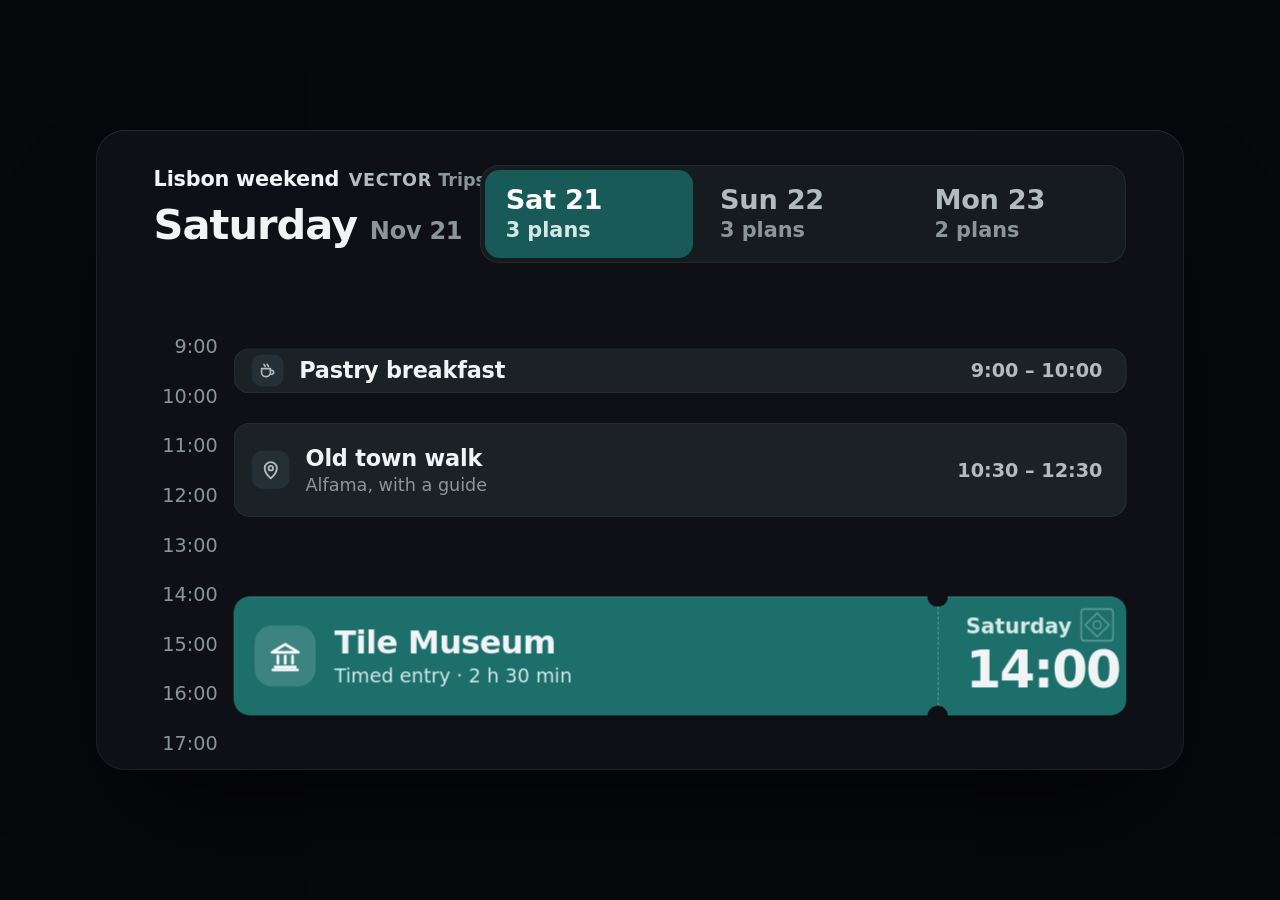
<file: index.html>
<!doctype html>
<html lang="en">
<head>
  <meta charset="utf-8">
  <meta name="viewport" content="width=device-width,initial-scale=1">
  <title>Trip Plan — veraetogrex_portfolio</title>
  <link rel="stylesheet" href="style.css">
</head>
<body>
  <!-- Trip Plan · zero dependencies · github.com/veraetogrex-portfolio -->
  <section class="tp" id="trip" aria-label="Trip plan by day">
    <p class="tp-trip"><b>Lisbon weekend</b><span><i>VECTOR</i> Trips</span></p>

    <!-- the days: switch the view, or drop a plan on one to move it there -->
    <div class="tp-days" role="radiogroup" aria-label="Day"></div>

    <div class="tp-titles" aria-hidden="true"></div>
    <div class="tp-done" role="status"><svg viewBox="0 0 24 24" aria-hidden="true"><path d="M5 12.5l4.5 4.5L19 7.5"/></svg><span class="tp-done-t">Moved</span><button class="tp-undo" tabindex="-1">Undo</button></div>

    <div class="tp-hours" aria-hidden="true"></div>
    <!-- every day's plans, side by side; only the open day shows through -->
    <div class="tp-lane" role="list" aria-label="Plans"></div>
    <!-- a plan that is being carried lives here, above the lane -->
    <div class="tp-air"></div>
  </section>

  <script src="script.js"></script>
</body>
</html>
</file>
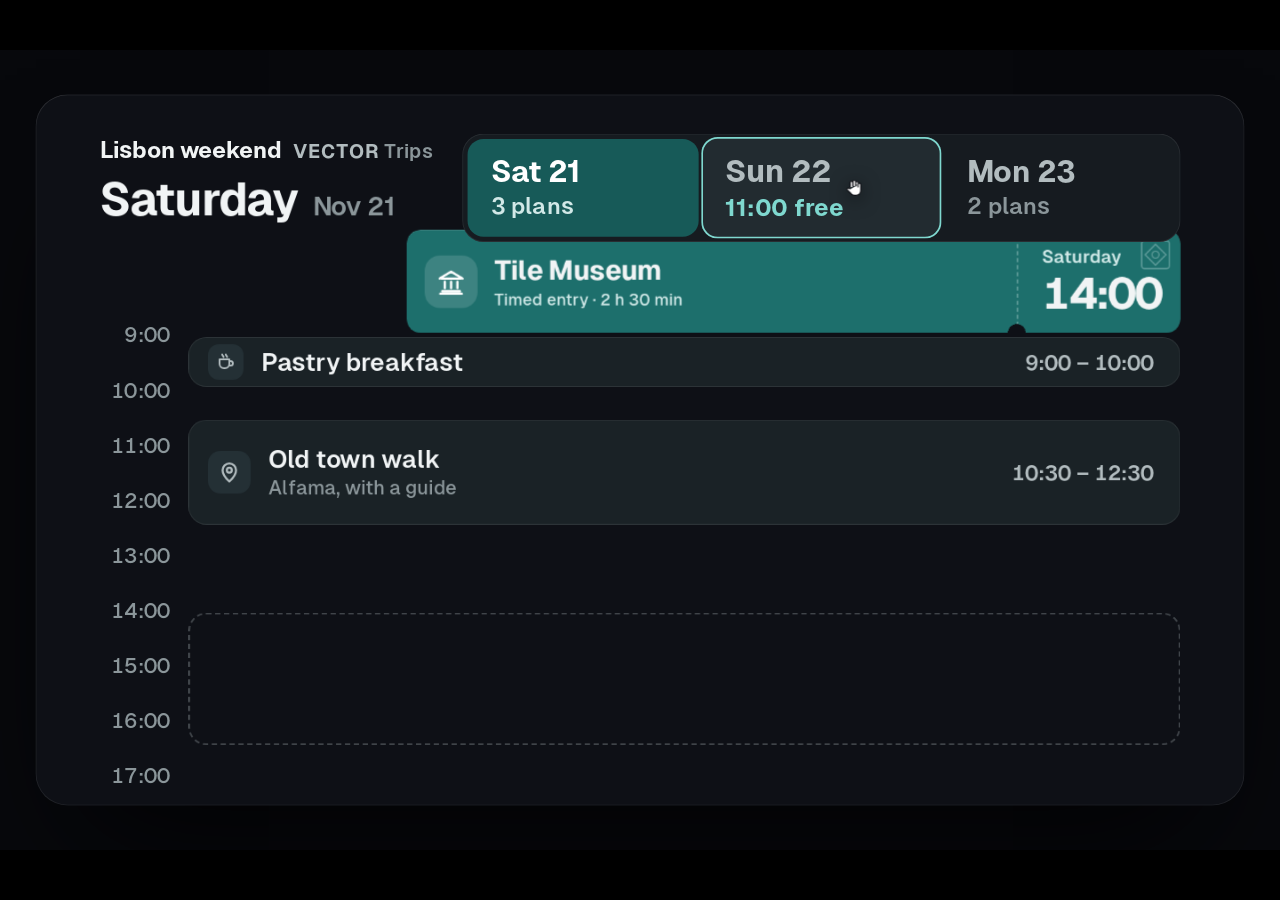
<file: mockup/trip-plan.autoplay.html>
<!doctype html>
<html lang="en">
<head>
<meta charset="utf-8">
<meta name="viewport" content="width=device-width,initial-scale=1">
<title>T26 Trip Plan — drop a plan on another day</title>
<link rel="stylesheet" href="_shared/nocturne.css">
<link rel="stylesheet" href="../style.css">
<style>
  /* the component from ../, dressed in Nocturne type; no background grid on the app screen */
  #stage{background:var(--page);--font:var(--f-text)}
  #stage .tp{position:absolute;left:40px;top:50px;zoom:1;z-index:1}
  body.autoplay #stage :focus-visible{outline:none}
  body.autoplay #li-cursor{transition:none}   /* visible from frame one, no fade at the loop seam */
</style>
</head>
<body>
<div id="stage" data-title="T26 Trip Plan" data-url="veraetogrex-portfolio.github.io/trip-plan">
  <section class="tp" id="trip" aria-label="Trip plan by day">
    <p class="tp-trip"><b>Lisbon weekend</b><span><i>VECTOR</i> Trips</span></p>

    <!-- the days: switch the view, or drop a plan on one to move it there -->
    <div class="tp-days" role="radiogroup" aria-label="Day"></div>

    <div class="tp-titles" aria-hidden="true"></div>
    <div class="tp-done" role="status"><svg viewBox="0 0 24 24" aria-hidden="true"><path d="M5 12.5l4.5 4.5L19 7.5"/></svg><span class="tp-done-t">Moved</span><button class="tp-undo" tabindex="-1">Undo</button></div>

    <div class="tp-hours" aria-hidden="true"></div>
    <!-- every day's plans, side by side; only the open day shows through -->
    <div class="tp-lane" role="list" aria-label="Plans"></div>
    <!-- a plan that is being carried lives here, above the lane -->
    <div class="tp-air"></div>
  </section>
</div>
<script>window.AUTOPLAY = true;</script>
<script src="_shared/stage.js"></script>
<script src="../script.js"></script>
<script>
const tp = document.querySelector('#trip').trip;
const grip = () => { const r = Stage.rect(tp.plan(2)); return [r.x + 640, r.y + 78]; };   // on the ticket's teal body
Stage.init({
  reset: () => tp.reset(),
  get cursorStart() { return grip(); },                 // already on the ticket in frame one
  async demo(s) {
    const t0 = performance.now();
    s.cursor.grab(true); await s.down();                // frame one: take the ticket; it lifts on the first move
    const sun = s.rect(tp.day(1));
    await s.move([sun.cx + 30, sun.cy - 8], 820, { arc: .08 });   // up onto Sunday: it hangs under the chip, "11:00 free"
    await s.until(t0, 1300);
    await s.up(); s.cursor.grab(false);                // drop: Sunday slides in under it, the free window shows, it drops in
    await s.wait(700);
    await s.move([1362, 330], 500);                    // out of the way, in the margin, while it lands and reads
    await s.until(t0, 5000);
    await s.click(tp.undo, { ms: 360, hold: 100 });     // Undo, one motion: back to Saturday 14:00
    await s.wait(200);
    await s.move(grip(), 760);                          // back on the ticket as it lands: the loop closes on frame one
    await s.until(t0, 6800);
  },
});
</script>
</body>
</html>
</file>
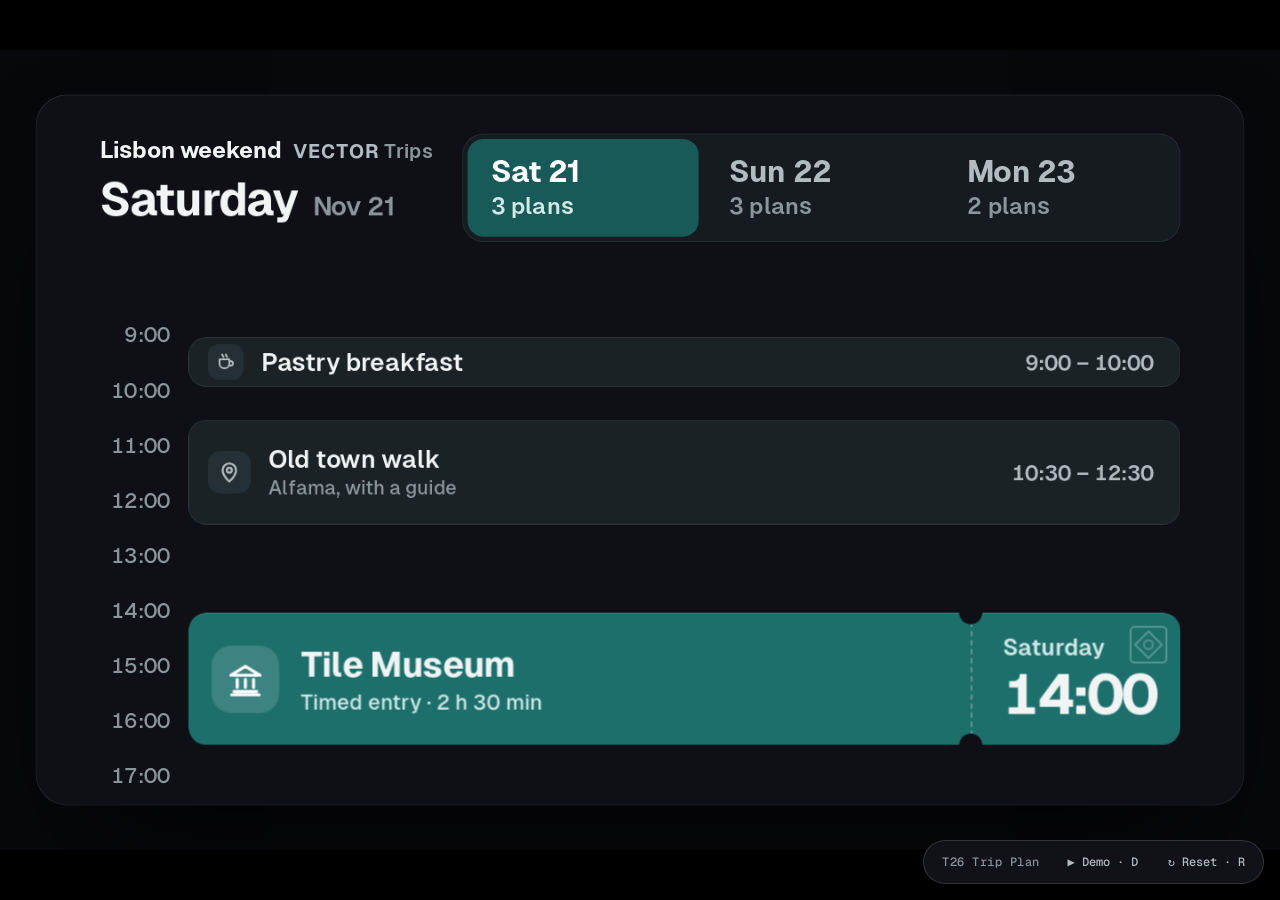
<file: mockup/trip-plan.html>
<!doctype html>
<html lang="en">
<head>
<meta charset="utf-8">
<meta name="viewport" content="width=device-width,initial-scale=1">
<title>T26 Trip Plan — drop a plan on another day</title>
<link rel="stylesheet" href="_shared/nocturne.css">
<link rel="stylesheet" href="../style.css">
<style>
  /* the component from ../, dressed in Nocturne type; no background grid on the app screen */
  #stage{background:var(--page);--font:var(--f-text)}
  #stage .tp{position:absolute;left:40px;top:50px;zoom:1;z-index:1}
  body.autoplay #stage :focus-visible{outline:none}
  body.autoplay #li-cursor{transition:none}   /* visible from frame one, no fade at the loop seam */
</style>
</head>
<body>
<div id="stage" data-title="T26 Trip Plan" data-url="veraetogrex-portfolio.github.io/trip-plan">
  <section class="tp" id="trip" aria-label="Trip plan by day">
    <p class="tp-trip"><b>Lisbon weekend</b><span><i>VECTOR</i> Trips</span></p>

    <!-- the days: switch the view, or drop a plan on one to move it there -->
    <div class="tp-days" role="radiogroup" aria-label="Day"></div>

    <div class="tp-titles" aria-hidden="true"></div>
    <div class="tp-done" role="status"><svg viewBox="0 0 24 24" aria-hidden="true"><path d="M5 12.5l4.5 4.5L19 7.5"/></svg><span class="tp-done-t">Moved</span><button class="tp-undo" tabindex="-1">Undo</button></div>

    <div class="tp-hours" aria-hidden="true"></div>
    <!-- every day's plans, side by side; only the open day shows through -->
    <div class="tp-lane" role="list" aria-label="Plans"></div>
    <!-- a plan that is being carried lives here, above the lane -->
    <div class="tp-air"></div>
  </section>
</div>
<script src="_shared/stage.js"></script>
<script src="../script.js"></script>
<script>
const tp = document.querySelector('#trip').trip;
const grip = () => { const r = Stage.rect(tp.plan(2)); return [r.x + 640, r.y + 78]; };   // on the ticket's teal body
Stage.init({
  reset: () => tp.reset(),
  get cursorStart() { return grip(); },                 // already on the ticket in frame one
  async demo(s) {
    const t0 = performance.now();
    s.cursor.grab(true); await s.down();                // frame one: take the ticket; it lifts on the first move
    const sun = s.rect(tp.day(1));
    await s.move([sun.cx + 30, sun.cy - 8], 820, { arc: .08 });   // up onto Sunday: it hangs under the chip, "11:00 free"
    await s.until(t0, 1300);
    await s.up(); s.cursor.grab(false);                // drop: Sunday slides in under it, the free window shows, it drops in
    await s.wait(700);
    await s.move([1362, 330], 500);                    // out of the way, in the margin, while it lands and reads
    await s.until(t0, 5000);
    await s.click(tp.undo, { ms: 360, hold: 100 });     // Undo, one motion: back to Saturday 14:00
    await s.wait(200);
    await s.move(grip(), 760);                          // back on the ticket as it lands: the loop closes on frame one
    await s.until(t0, 6800);
  },
});
</script>
</body>
</html>
</file>
<file: style.css>
/* Trip Plan — github.com/veraetogrex-portfolio · zero dependencies
   One day of a trip hour by hour, day chips on top; a booked entry is a ticket with a stub.
   Plans move only with transform; the lane and the day titles are clipped windows that the days slide under. */
:root {
  --page: #07080c; --panel: #0e1016; --strip: #161b20;
  --text: #f1f4f5; --text-2: #b2bcbf; --text-3: #8b969a;
  --line: rgba(255, 255, 255, .08);
  --plan: #1a2226;             /* an ordinary plan: graphite with a cold tint */
  --plan-ico: #243035;
  --ticket: #1d6f6c;           /* a booked ticket — the one thing on the day in colour; white on it 5.9:1 */
  --ticket-deep: #175a58;      /* the day you are looking at */
  --on-ticket-2: rgba(236, 252, 250, .88);
  --sea: #7fd8cf;              /* cold sea-glass teal for text on dark: free slot, Undo, check */
  --font: system-ui, -apple-system, "Segoe UI", sans-serif;
}
* { box-sizing: border-box; }
body { margin: 0; min-height: 100vh; display: grid; place-items: center; overflow: hidden; background: var(--page); color: var(--text); font: 16px/1.3 var(--font); }
p { margin: 0; }
button { font: inherit; color: inherit; background: none; border: 0; padding: 0; cursor: pointer; text-align: left; }
button:focus-visible { outline: 3px solid var(--sea); outline-offset: 3px; }

.tp { position: relative; width: 1360px; height: 800px; border-radius: 36px; overflow: hidden; user-select: none; touch-action: none;
  background: var(--panel); box-shadow: 0 0 0 1px var(--line) inset, 0 1px 0 rgba(255, 255, 255, .06) inset, 0 80px 140px -50px rgba(0, 0, 0, .8); }
@media (max-width: 1400px) { .tp { zoom: .8; } }
@media (max-width: 1100px) { .tp { zoom: .6; } }
@media (max-width: 820px)  { .tp { zoom: .4; } }
@media (max-width: 560px)  { .tp { zoom: .27; } }

/* ── header: the trip on the left, the days on the right ── */
.tp-trip { position: absolute; left: 72px; top: 48px; display: flex; align-items: baseline; gap: 12px; white-space: nowrap; }
.tp-trip b { font: 700 26px/1.1 var(--font); letter-spacing: -.01em; }
.tp-trip span { font: 600 22px var(--font); color: var(--text-3); }
.tp-trip span i { font-style: normal; font-weight: 800; letter-spacing: .04em; color: var(--text-2); }

.tp-days { position: absolute; z-index: 30; right: 72px; top: 44px; display: flex; gap: 8px; padding: 6px; border-radius: 24px; background: var(--strip);
  box-shadow: 0 0 0 1px var(--line) inset; }
.tp-day { position: relative; z-index: 1; width: 260px; height: 110px; padding: 0 26px; border-radius: 18px; display: flex; flex-direction: column; justify-content: center;
  transition: transform .15s ease-out, background-color .15s ease-out; }
.tp-day b { font: 700 34px/1.05 var(--font); letter-spacing: -.01em; color: var(--text-2); transition: color .2s; white-space: nowrap; }
.tp-day span { margin-top: 6px; font: 600 26px/1.1 var(--font); color: var(--text-3); white-space: nowrap; transition: color .2s; }
.tp-day[aria-checked="true"] b { color: #fff; }
.tp-day[aria-checked="true"] span { color: var(--on-ticket-2); }
.tp-day.is-target { transform: scale(1.04); background: #222b30; box-shadow: 0 0 0 2px var(--sea) inset; }
.tp-day.is-target span { color: var(--sea); font-weight: 700; }
.tp-day.is-full { box-shadow: 0 0 0 2px rgba(255, 255, 255, .14) inset; }
.tp-day-pill { position: absolute; left: 6px; top: 6px; width: 260px; height: 110px; border-radius: 18px; background: var(--ticket-deep);
  transition: transform .42s cubic-bezier(.16, 1, .3, 1); }

/* ── the day title slides with its day ── */
.tp-titles { position: absolute; inset: 0; pointer-events: none; clip-path: inset(84px 900px 644px 72px); }
.tp-title { position: absolute; left: 0; top: 0; white-space: nowrap; font: 700 52px/1 var(--font); letter-spacing: -.025em; will-change: transform; }
.tp-title span { margin-left: 16px; font: 600 30px var(--font); letter-spacing: -.01em; color: var(--text-3); }

.tp-done { position: absolute; z-index: 5; right: 72px; top: 178px; height: 54px; display: flex; align-items: center; gap: 14px; padding: 0 10px 0 20px; border-radius: 18px;
  background: var(--strip); box-shadow: 0 0 0 1px var(--line) inset; font: 600 26px var(--font); white-space: nowrap;
  opacity: 0; transform: translateY(-8px); pointer-events: none; transition: opacity .2s ease-out, transform .3s cubic-bezier(.16, 1, .3, 1); }
.tp-done svg { width: 28px; height: 28px; fill: none; stroke: var(--sea); stroke-width: 2.6; stroke-linecap: round; stroke-linejoin: round; }
.tp-undo { height: 42px; padding: 0 16px; border-radius: 12px; font: 700 26px var(--font); color: var(--sea); transition: background-color .15s; }
.tp-undo:hover, .tp-undo.li-hover { background: #222b30; }
.tp.has-done .tp-done { opacity: 1; transform: none; pointer-events: auto; }

/* ── the hours: labels only, no grid ── */
.tp-hours { position: absolute; left: 72px; top: 0; width: 80px; pointer-events: none; }
.tp-hours p { position: absolute; right: 0; font: 500 24px/1 var(--font); color: var(--text-3); font-variant-numeric: tabular-nums; white-space: nowrap; }

/* the lane: every day's plans sit side by side and slide under this window */
.tp-lane { position: absolute; inset: 0; pointer-events: none; clip-path: inset(240px 72px 0 172px); }
.tp-air { position: absolute; inset: 0; z-index: 20; pointer-events: none; }

.tp-plan { position: absolute; left: 0; top: 0; width: 1116px; display: flex; align-items: center; gap: 20px; padding: 0 30px 0 22px; border-radius: 20px;
  background: var(--plan); box-shadow: 0 0 0 1px var(--line) inset; pointer-events: auto; cursor: grab; transform-origin: 0 0; will-change: transform; touch-action: none; }
.tp-ico { flex: none; width: 48px; height: 48px; border-radius: 14px; display: grid; place-items: center; background: var(--plan-ico); color: var(--text-2); }
.tp-ico svg { width: 28px; height: 28px; fill: none; stroke: currentColor; stroke-width: 2; stroke-linecap: round; stroke-linejoin: round; }
.tp-what { flex: 1; min-width: 0; }
.tp-name { font: 600 28px/1.15 var(--font); letter-spacing: -.01em; white-space: nowrap; }
.tp-place { margin-top: 4px; font: 500 22px/1.15 var(--font); color: var(--text-3); white-space: nowrap; }
.tp-when { flex: none; font: 600 24px var(--font); color: var(--text-2); font-variant-numeric: tabular-nums; white-space: nowrap; }
.tp-plan.is-short .tp-place { display: none; }
.tp-plan.is-short .tp-ico { width: 40px; height: 40px; border-radius: 12px; }
.tp-plan.is-short .tp-ico svg { width: 24px; height: 24px; }

/* the booked ticket: big, in colour, with a stub that says when */
.tp-plan.is-ticket { background: var(--ticket); box-shadow: 0 1px 0 rgba(255, 255, 255, .14) inset; padding: 0 0 0 26px; gap: 24px;
  -webkit-mask: radial-gradient(circle 13px at calc(100% - 236px) 0, #0000 98%, #000) top / 100% 51% no-repeat, radial-gradient(circle 13px at calc(100% - 236px) 100%, #0000 98%, #000) bottom / 100% 51% no-repeat;
          mask: radial-gradient(circle 13px at calc(100% - 236px) 0, #0000 98%, #000) top / 100% 51% no-repeat, radial-gradient(circle 13px at calc(100% - 236px) 100%, #0000 98%, #000) bottom / 100% 51% no-repeat; }
.tp-plan.is-ticket .tp-ico { width: 76px; height: 76px; border-radius: 22px; background: rgba(255, 255, 255, .14); color: #fff; }
.tp-plan.is-ticket .tp-ico svg { width: 44px; height: 44px; stroke-width: 1.8; }
.tp-plan.is-ticket .tp-name { font-size: 40px; font-weight: 700; letter-spacing: -.02em; }
.tp-plan.is-ticket .tp-place { margin-top: 6px; font-size: 24px; color: var(--on-ticket-2); }
.tp-stub { position: relative; flex: none; align-self: stretch; width: 236px; border-left: 2px dashed rgba(236, 252, 250, .32); overflow: hidden;
  /* one entry stamp of the Tile Museum: a single azulejo, 44 px, in the stub's corner */
  background: url("data:image/svg+xml,%3Csvg xmlns='http://www.w3.org/2000/svg' viewBox='0 0 44 44'%3E%3Cg fill='none' stroke='%23ecfcfa' stroke-opacity='.3' stroke-width='2'%3E%3Crect x='2' y='2' width='40' height='40' rx='4'/%3E%3Cpath d='M22 7 37 22 22 37 7 22Z'/%3E%3Ccircle cx='22' cy='22' r='5'/%3E%3C/g%3E%3C/svg%3E") right 14px top 14px / 44px 44px no-repeat; }
.tp-stub-face { position: absolute; inset: 0; display: flex; flex-direction: column; justify-content: center; padding-left: 34px; will-change: transform, opacity; }
.tp-stub-day { font: 600 26px/1 var(--font); color: var(--on-ticket-2); white-space: nowrap; }
.tp-stub-time { margin-top: 8px; font: 700 64px/1 var(--font); letter-spacing: -.035em; font-variant-numeric: tabular-nums; white-space: nowrap; }

.tp-plan.is-air { cursor: grabbing; filter: drop-shadow(0 22px 30px rgba(0, 0, 0, .55)); }
.tp-plan:active:not(.is-air) { filter: brightness(1.08); }

/* where a plan came from, and where it will land */
.tp-gap { position: absolute; left: 0; top: 0; width: 1116px; border-radius: 20px; border: 2px dashed rgba(178, 188, 191, .3); opacity: 0; will-change: transform, opacity; }
.tp-gap.is-to { border-color: rgba(127, 216, 207, .7); display: flex; align-items: center; padding-left: 30px; }
.tp-gap p { font: 600 28px var(--font); color: var(--sea); font-variant-numeric: tabular-nums; white-space: nowrap; }

.tp.is-reset, .tp.is-reset * { transition: none !important; }
@media (prefers-reduced-motion: reduce) { .tp-day, .tp-day-pill, .tp-done { transition-duration: 1ms; } }
</file>
<file: mockup/_shared/nocturne.css>
/* Nocturne — shared base styles for the mockups */
@font-face{font-family:"Chakra Petch";font-weight:500;font-display:swap;src:url(fonts/chakra-petch-latin-500-normal.woff2) format("woff2")}
@font-face{font-family:"Chakra Petch";font-weight:600;font-display:swap;src:url(fonts/chakra-petch-latin-600-normal.woff2) format("woff2")}
@font-face{font-family:"Chakra Petch";font-weight:700;font-display:swap;src:url(fonts/chakra-petch-latin-700-normal.woff2) format("woff2")}
@font-face{font-family:"Geist";font-weight:400;font-display:swap;src:url(fonts/geist-sans-latin-400-normal.woff2) format("woff2")}
@font-face{font-family:"Geist";font-weight:500;font-display:swap;src:url(fonts/geist-sans-latin-500-normal.woff2) format("woff2")}
@font-face{font-family:"Geist";font-weight:600;font-display:swap;src:url(fonts/geist-sans-latin-600-normal.woff2) format("woff2")}
@font-face{font-family:"Geist";font-weight:700;font-display:swap;src:url(fonts/geist-sans-latin-700-normal.woff2) format("woff2")}
@font-face{font-family:"Geist Mono";font-weight:400;font-display:swap;src:url(fonts/geist-mono-latin-400-normal.woff2) format("woff2")}
@font-face{font-family:"Geist Mono";font-weight:500;font-display:swap;src:url(fonts/geist-mono-latin-500-normal.woff2) format("woff2")}

:root{
  --void:#07080C; --panel:#0E1016; --panel-2:#111218; --raise:#1A1B24; --raise-2:#22252F;
  --glass:rgba(255,255,255,.05); --glass-strong:rgba(255,255,255,.12);
  --line:rgba(255,255,255,.08); --line-2:rgba(255,255,255,.14);
  --text:#F2F3F7; --text-2:#A4A7B6; --text-3:#7F8293;
  --pulse:#7C6CFF; --pulse-btn:#6A5AF9; --pulse-soft:#A69BFF; --pulse-pale:#C9C2FF;
  --ion:#3FE0D0; --flare:#FF7A45; --pink:#FF6FB5; --amber:#FFB547;
  --daylight:#F4F5F8;
  --r-field:10px; --r-card:14px; --r-panel:20px;
  --f-display:"Chakra Petch","Geist",system-ui,sans-serif;
  --f-text:"Geist","Inter",system-ui,-apple-system,sans-serif;
  --f-mono:"Geist Mono",ui-monospace,"SF Mono",Menlo,monospace;
  --ease-out:cubic-bezier(.2,.8,.2,1);
  --ease-io:cubic-bezier(.65,0,.35,1);
  --ease-back:cubic-bezier(.34,1.56,.64,1);
}
*,*::before,*::after{box-sizing:border-box}
html,body{margin:0;height:100%;background:#000;color:var(--text);font-family:var(--f-text);-webkit-font-smoothing:antialiased;overflow:hidden}
button,input,textarea{font:inherit;color:inherit}
button{cursor:pointer;background:none;border:0;padding:0}

/* viewport and scaling */
.li-viewport{position:fixed;inset:0;overflow:hidden;background:#000}
.li-shell{position:absolute;left:50%;top:50%;transform-origin:50% 50%}
#stage{position:relative;width:1440px;height:900px;overflow:hidden;background:var(--void);isolation:isolate}
#stage.grid::before{content:"";position:absolute;inset:0;pointer-events:none;z-index:0;
  background-image:linear-gradient(var(--line) 1px,transparent 1px),linear-gradient(90deg,var(--line) 1px,transparent 1px);
  background-size:48px 48px;background-position:-1px -1px;opacity:.45;
  -webkit-mask-image:radial-gradient(ellipse 75% 70% at 50% 50%,#000 30%,transparent 100%);
          mask-image:radial-gradient(ellipse 75% 70% at 50% 50%,#000 30%,transparent 100%)}

/* browser frame (?frame) */
.li-browser{width:1440px;border-radius:18px;overflow:hidden;background:#15161D;box-shadow:0 0 0 1px rgba(255,255,255,.08),0 40px 120px rgba(0,0,0,.6)}
.li-browser-bar{height:46px;display:flex;align-items:center;gap:16px;padding:0 18px;background:#121319;border-bottom:1px solid var(--line)}
.li-dots{display:flex;gap:8px}.li-dots i{width:12px;height:12px;border-radius:50%;background:#2A2C36;display:block}
.li-dots i:nth-child(1){background:#FF5F57}.li-dots i:nth-child(2){background:#FEBC2E}.li-dots i:nth-child(3){background:#28C840}
.li-url{flex:0 1 520px;margin:0 auto;height:28px;border-radius:8px;background:#1C1D25;display:flex;align-items:center;justify-content:center;gap:8px;font:500 13px var(--f-mono);color:var(--text-2);letter-spacing:.02em}
.li-url::before{content:"";width:9px;height:11px;border:1.5px solid var(--text-3);border-radius:2px 2px 3px 3px;border-top-width:4px;opacity:.7}

/* demo cursor */
#li-cursor{position:absolute;left:0;top:0;width:28px;height:28px;z-index:9999;pointer-events:none;opacity:0;transition:opacity .2s;will-change:transform;filter:drop-shadow(0 4px 10px rgba(0,0,0,.55))}
#li-cursor.on{opacity:1}
#li-cursor svg{display:block;transform-origin:4px 3px;transition:transform .12s var(--ease-out)}
#li-cursor.down svg{transform:scale(.82)}
#li-cursor.grab .arrow{display:none}#li-cursor:not(.grab) .hand{display:none}
.li-ripple{position:absolute;width:44px;height:44px;margin:-22px 0 0 -22px;border-radius:50%;border:2px solid rgba(255,255,255,.85);pointer-events:none;z-index:9998;animation:li-ripple .5s var(--ease-out) forwards}
@keyframes li-ripple{from{transform:scale(.3);opacity:.9}to{transform:scale(1.35);opacity:0}}
#stage.demo-running, #stage.demo-running *{cursor:none!important}

/* control pill outside the stage (interactive mode only) */
.li-controls{position:fixed;right:16px;bottom:16px;z-index:10;display:flex;gap:6px;padding:6px;border-radius:999px;background:rgba(20,21,28,.86);border:1px solid var(--line-2);backdrop-filter:blur(10px);font:500 12px var(--f-mono);letter-spacing:.04em}
.li-controls button{padding:7px 12px;border-radius:999px;color:var(--text-2)}
.li-controls button:hover{background:var(--raise-2);color:var(--text)}
.li-controls .li-title{padding:7px 10px 7px 12px;color:var(--text-3)}
body.autoplay .li-controls,body.clean .li-controls{display:none}

/* shared primitives */
.mono{font-family:var(--f-mono);letter-spacing:.08em;text-transform:uppercase}
.display{font-family:var(--f-display);text-transform:uppercase;letter-spacing:.02em}
.btn{display:inline-flex;align-items:center;justify-content:center;gap:10px;height:52px;padding:0 26px;border-radius:var(--r-field);background:var(--pulse-btn);color:#fff;font:600 17px var(--f-text);box-shadow:0 0 0 1px rgba(255,255,255,.1) inset,0 10px 30px -10px rgba(124,108,255,.8)}
.btn.ghost{background:var(--glass);box-shadow:0 0 0 1px var(--line-2) inset;color:var(--text)}
.field{height:56px;border-radius:var(--r-field);background:rgba(255,255,255,.035);border:1px solid var(--line-2);padding:0 18px;display:flex;align-items:center;font-size:18px;color:var(--text);outline:none;transition:border-color .2s,box-shadow .2s}
.field:focus,.field.focus{border-color:var(--pulse);box-shadow:0 0 0 4px rgba(124,108,255,.18)}
.card{background:var(--panel);border:1px solid var(--line);border-radius:var(--r-panel)}
.hud-corners{position:absolute;inset:-10px;pointer-events:none;
  background:
   linear-gradient(var(--c,var(--line-2)) 0 0) left top/18px 1px no-repeat,linear-gradient(var(--c,var(--line-2)) 0 0) left top/1px 18px no-repeat,
   linear-gradient(var(--c,var(--line-2)) 0 0) right top/18px 1px no-repeat,linear-gradient(var(--c,var(--line-2)) 0 0) right top/1px 18px no-repeat,
   linear-gradient(var(--c,var(--line-2)) 0 0) left bottom/18px 1px no-repeat,linear-gradient(var(--c,var(--line-2)) 0 0) left bottom/1px 18px no-repeat,
   linear-gradient(var(--c,var(--line-2)) 0 0) right bottom/18px 1px no-repeat,linear-gradient(var(--c,var(--line-2)) 0 0) right bottom/1px 18px no-repeat}
.status-line{position:absolute;left:48px;right:48px;bottom:28px;display:flex;justify-content:space-between;font:500 12px var(--f-mono);letter-spacing:.14em;text-transform:uppercase;color:var(--text-3);z-index:2}

@media (prefers-reduced-motion: reduce){
  *,*::before,*::after{animation-duration:150ms!important;transition-duration:150ms!important}
}
</file>
